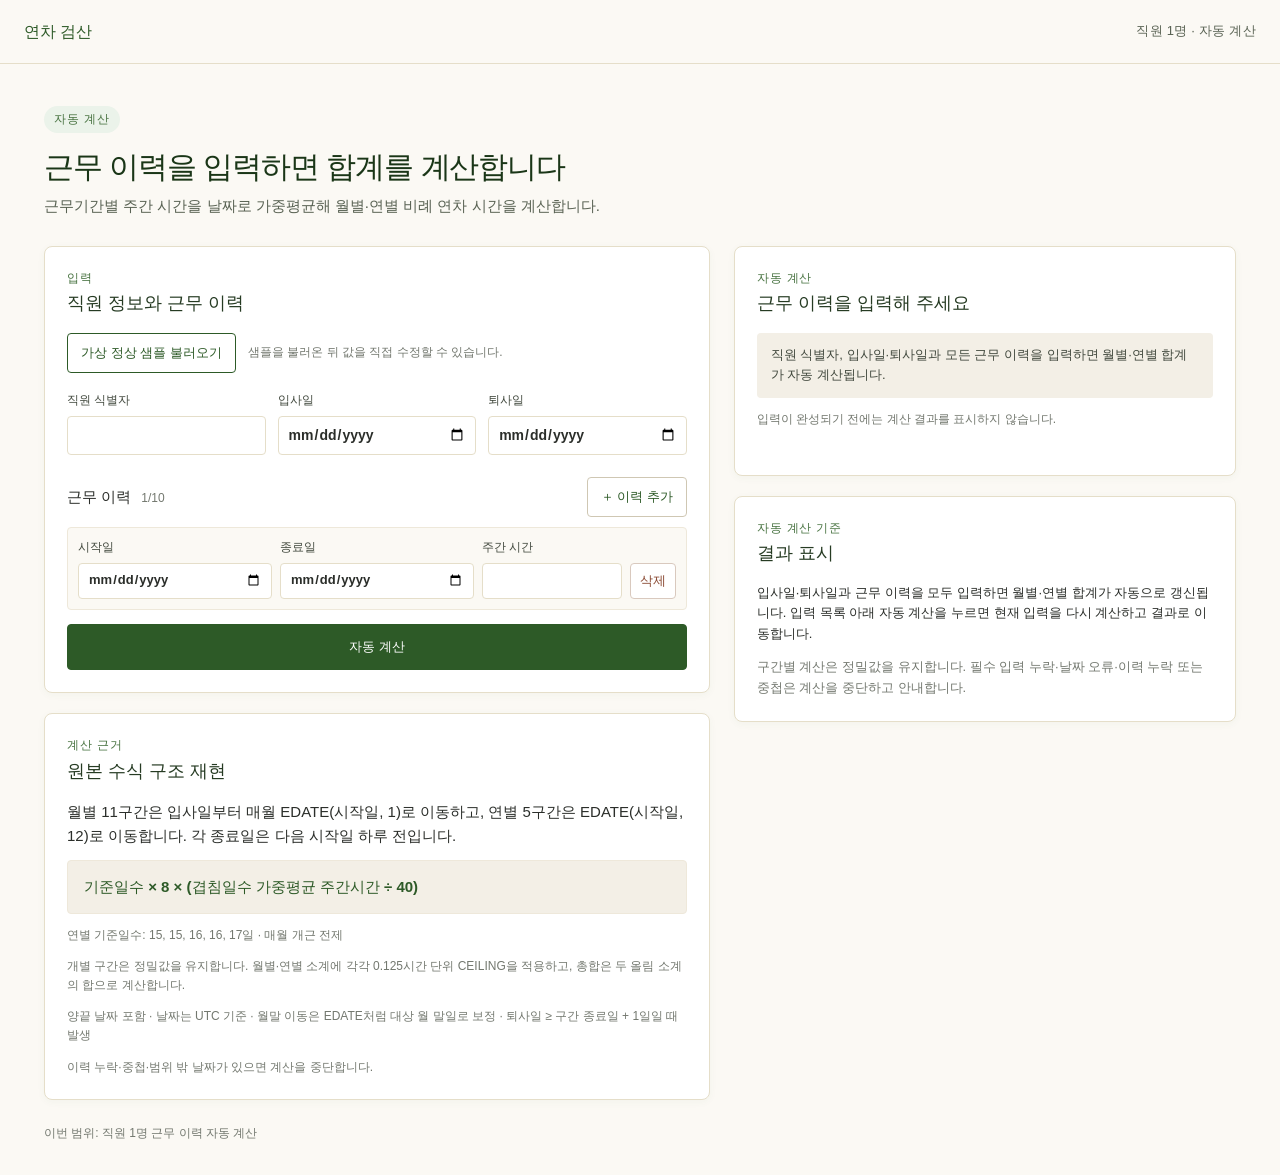
<file: index.html>
<!doctype html>
<html lang="ko">
<head>
  <meta charset="utf-8">
  <meta name="viewport" content="width=device-width, initial-scale=1">
  <meta name="theme-color" content="#FBF9F4">
  <title>근무 이력 연차 검산</title>
  <link rel="stylesheet" href="./src/styles.css">
  <script type="module" src="./src/app.mjs?v=auto-calc-2"></script>
</head>
<body><div id="app"></div></body>
</html>
</file>
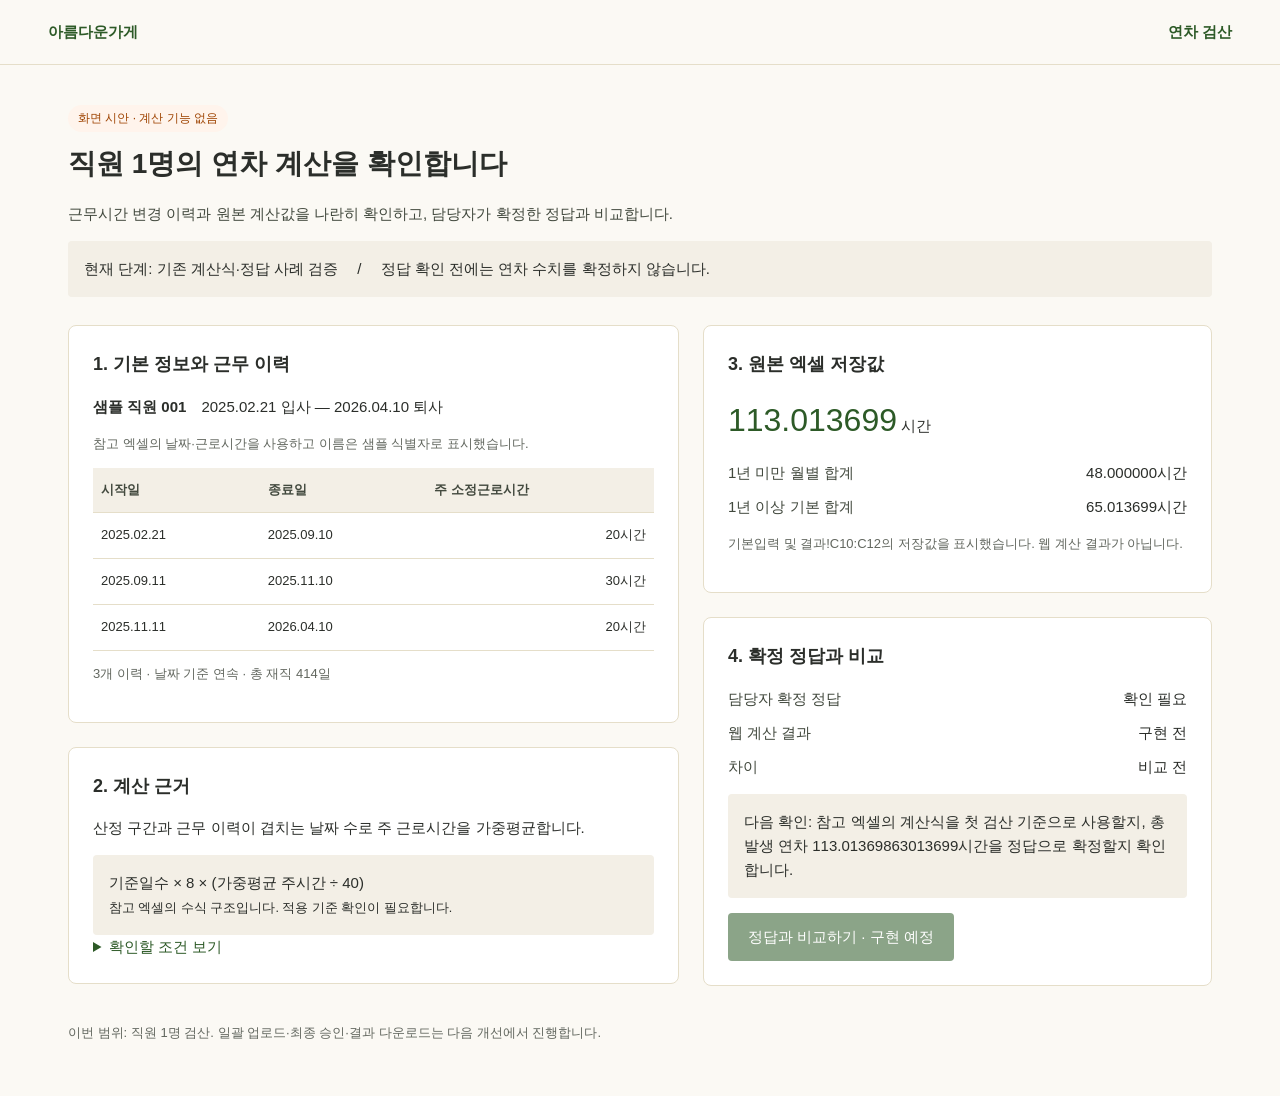
<file: design-preview/index.html>
<!doctype html><html lang="ko"><meta charset="utf-8"><meta name="viewport" content="width=device-width,initial-scale=1"><title>직원 1명 연차 검산 · 화면 시안</title><style>*{box-sizing:border-box}body{margin:0;background:#FBF9F4;color:#2B2E2A;font:15px/1.6 Manrope,'Malgun Gothic',sans-serif}header{border-bottom:1px solid #E5DEC9;padding:20px 48px;color:#2D5A27;font-weight:600}main{max-width:1240px;padding:40px 48px;margin:auto}h1{font-size:28px;margin:10px 0}h2{font-size:18px;margin:0 0 16px}.tag{display:inline-block;background:#FFF4EC;color:#9e4300;padding:4px 10px;border-radius:20px;font-size:12px}.lead{color:#42493e}.grid{display:grid;grid-template-columns:1.2fr 1fr;gap:24px;margin-top:28px}section{background:white;border:1px solid #E5DEC9;border-radius:8px;padding:24px;margin-bottom:24px}.note{background:#F3EFE6;padding:16px;border-radius:4px}table{width:100%;border-collapse:collapse;font-size:13px}th,td{padding:12px 8px;border-bottom:1px solid #E5DEC9;text-align:left}th{color:#42493e;background:#F3EFE6}td:last-child{text-align:right}dl{display:grid;grid-template-columns:1fr 1fr;gap:10px}dt{color:#42493e}dd{text-align:right;margin:0;font-variant-numeric:tabular-nums}.big{font-size:32px;color:#2D5A27;font-variant-numeric:tabular-nums}.muted{color:#62675f;font-size:13px}button{background:#2D5A27;color:white;border:0;border-radius:4px;padding:12px 20px;font:inherit;opacity:.55}summary{cursor:pointer;color:#2D5A27}a{color:#2D5A27}@media(max-width:850px){.grid{grid-template-columns:1fr}main{padding:24px 20px}header{padding:16px 20px}}</style><header>아름다운가게 <span style="float:right">연차 검산</span></header><main><span class="tag">화면 시안 · 계산 기능 없음</span><h1>직원 1명의 연차 계산을 확인합니다</h1><p class="lead">근무시간 변경 이력과 원본 계산값을 나란히 확인하고, 담당자가 확정한 정답과 비교합니다.</p><div class="note">현재 단계: 기존 계산식·정답 사례 검증　 /　 정답 확인 전에는 연차 수치를 확정하지 않습니다.</div><div class="grid"><div><section><h2>1. 기본 정보와 근무 이력</h2><p><b>샘플 직원 001</b>　2025.02.21 입사 — 2026.04.10 퇴사</p><p class="muted">참고 엑셀의 날짜·근로시간을 사용하고 이름은 샘플 식별자로 표시했습니다.</p><table><thead><tr><th>시작일</th><th>종료일</th><th>주 소정근로시간</th></tr></thead><tbody><tr><td>2025.02.21</td><td>2025.09.10</td><td>20시간</td></tr><tr><td>2025.09.11</td><td>2025.11.10</td><td>30시간</td></tr><tr><td>2025.11.11</td><td>2026.04.10</td><td>20시간</td></tr></tbody></table><p class="muted">3개 이력 · 날짜 기준 연속 · 총 재직 414일</p></section><section><h2>2. 계산 근거</h2><p>산정 구간과 근무 이력이 겹치는 날짜 수로 주 근로시간을 가중평균합니다.</p><div class="note">기준일수 × 8 × (가중평균 주시간 ÷ 40)<br><small>참고 엑셀의 수식 구조입니다. 적용 기준 확인이 필요합니다.</small></div><details><summary>확인할 조건 보기</summary><p>매월 개근 전제, 연차 발생 시점의 퇴사일 비교, 일·시간 단위, 반올림 처리, 이력 누락·중첩 처리 기준을 확인합니다.</p></details></section></div><div><section><h2>3. 원본 엑셀 저장값</h2><span class="big">113.013699</span> 시간<dl><dt>1년 미만 월별 합계</dt><dd>48.000000시간</dd><dt>1년 이상 기본 합계</dt><dd>65.013699시간</dd></dl><p class="muted">기본입력 및 결과!C10:C12의 저장값을 표시했습니다. 웹 계산 결과가 아닙니다.</p></section><section><h2>4. 확정 정답과 비교</h2><dl><dt>담당자 확정 정답</dt><dd>확인 필요</dd><dt>웹 계산 결과</dt><dd>구현 전</dd><dt>차이</dt><dd>비교 전</dd></dl><p class="note">다음 확인: 참고 엑셀의 계산식을 첫 검산 기준으로 사용할지, 총 발생 연차 113.01369863013699시간을 정답으로 확정할지 확인합니다.</p><button disabled>정답과 비교하기 · 구현 예정</button></section></div></div><p class="muted">이번 범위: 직원 1명 검산. 일괄 업로드·최종 승인·결과 다운로드는 다음 개선에서 진행합니다.</p></main></html>
</file>
<file: src/styles.css>
:root{font-family:Manrope,"Malgun Gothic","맑은 고딕",Arial,sans-serif;color:#2B2E2A;background:#FBF9F4;font-synthesis:none;font-size:15px;line-height:1.6;font-weight:400}*{box-sizing:border-box}body{margin:0;min-width:320px}.topbar{height:64px;padding:0 max(24px,calc((100vw - 1240px)/2));display:flex;align-items:center;justify-content:space-between;border-bottom:1px solid #E5DEC9;color:#596253;font-size:13px}.brand{font-weight:700;color:#2D5A27;font-size:16px}.topbar span{letter-spacing:.02em}main{max-width:1240px;margin:0 auto;padding:42px 24px 32px}.intro{max-width:760px;margin-bottom:28px}.tag,.section-kicker{font-size:12px;font-weight:700;letter-spacing:.07em;text-transform:uppercase;color:#487341}.tag{display:inline-block;background:#EBF3EA;padding:4px 10px;border-radius:999px}.intro h1{font-size:30px;line-height:1.3;letter-spacing:-.035em;font-weight:600;margin:14px 0 8px;color:#1A3617}.intro p{margin:0;color:#596253}.layout{display:grid;grid-template-columns:minmax(0,1.14fr) minmax(380px,.86fr);gap:24px;align-items:start}.left-column,.right-column{display:grid;gap:20px;min-width:0}.card{min-width:0;background:#fff;border:1px solid #E5DEC9;border-radius:8px;padding:22px;box-shadow:0 2px 8px rgba(45,90,39,.04)}h2{font-size:18px;line-height:1.4;margin:3px 0 16px;font-weight:650;color:#263b23}h3{font-size:15px;margin:0;font-weight:650}p{margin:0 0 12px}.muted{color:#73786f;font-size:12px}.actions{display:flex;align-items:center;gap:12px;margin:0 0 18px}button{font:inherit;font-size:13px;font-weight:650;border-radius:4px;padding:9px 13px;cursor:pointer;transition:background .15s,border-color .15s}button:focus-visible,input:focus-visible,summary:focus-visible{outline:2px solid #487341;outline-offset:2px}.secondary{border:1px solid #2D5A27;background:#fff;color:#2D5A27}.secondary:hover,.ghost:hover{background:#f0f5ee}.primary{border:1px solid #2D5A27;background:#2D5A27;color:#fff}.primary:hover{background:#1A3617}.ghost{border:1px solid #CFC7B3;background:white;color:#2D5A27}.ghost:disabled,button:disabled{opacity:.55;cursor:not-allowed}form label{display:grid;gap:5px;font-size:12px;font-weight:600;color:#42493e}.form-grid{display:grid;grid-template-columns:repeat(3,minmax(0,1fr));gap:12px}.form-grid.three{grid-template-columns:repeat(3,minmax(0,1fr))}input{width:100%;height:39px;padding:7px 9px;border:1px solid #E5DEC9;border-radius:4px;background:#fff;color:#2B2E2A;font:inherit;font-size:14px;min-width:0}input:focus{border-color:#2D5A27}.history-heading{display:flex;justify-content:space-between;align-items:center;margin:22px 0 10px}.history-heading h3 span,.expected-block h3 span{font-size:12px;font-weight:500;color:#73786f;margin-left:6px}.history-list{display:grid;gap:9px}.history-row{display:grid;grid-template-columns:1fr 1fr .72fr auto;gap:8px;align-items:end;padding:10px;background:#FBF9F4;border:1px solid #eee8da;border-radius:4px}.history-row label{min-width:0}.history-row input{height:36px;font-size:13px}.remove-row{border:1px solid #d9c9be;background:#fff;color:#8a4932;padding:7px 9px;height:36px}.expected-block{margin-top:22px;padding-top:17px;border-top:1px solid #eee8da}.expected-block h3{margin-bottom:11px}.calculate-button{width:100%;margin-top:14px;padding:12px}.formula{background:#F3EFE6;border:1px solid #eee8da;border-radius:4px;padding:14px 16px;margin:12px 0;font-weight:650;color:#2D5A27}.rationale p:last-child{margin-bottom:0}.result-card{min-height:230px}.status-note{padding:12px 14px;background:#F3EFE6;border-radius:4px;color:#42493e;font-size:13px}.total{font-size:clamp(28px,8vw,38px);max-width:100%;overflow-wrap:anywhere;color:#2D5A27;line-height:1.15;margin:10px 0 5px;font-variant-numeric:tabular-nums;letter-spacing:-.03em}.total small{font-size:15px;letter-spacing:0;font-weight:500}.match{display:inline-block;padding:4px 10px;border-radius:999px;font-size:12px;font-weight:700}.match.yes{background:#EBF3EA;color:#2D5A27}.match.no{background:#FFF4EC;color:#9e4300}.result-card>.muted{margin:12px 0}.compare-list{border-top:1px solid #eee8da;margin-top:16px}.compare-line{display:grid;grid-template-columns:minmax(0,1fr) auto;gap:3px 12px;padding:11px 0;border-bottom:1px solid #eee8da;align-items:center;font-size:13px}.compare-line strong{font-variant-numeric:tabular-nums;color:#263b23}.compare-line>span:last-of-type{grid-column:1/-1;color:#73786f;font-size:12px;font-variant-numeric:tabular-nums;overflow-wrap:anywhere}.compare-line details{grid-column:1/-1;font-size:11px;color:#73786f;min-width:0}.compare-line summary,.breakdown summary{cursor:pointer;color:#2D5A27;font-weight:600}.compare-line code{display:block;white-space:normal;overflow-wrap:anywhere;margin-top:5px}.breakdown{margin-top:17px;min-width:0}.breakdown>summary{padding:10px 0}.table-wrap{min-width:0;max-width:100%;overflow-x:auto;overscroll-behavior-inline:contain;margin-top:12px}.table-wrap h3{margin:4px 0 8px}.table-wrap table{border-collapse:collapse;width:100%;min-width:620px;font-size:11px;font-variant-numeric:tabular-nums}.table-wrap th,.table-wrap td{padding:8px 7px;border-bottom:1px solid #eee8da;text-align:right;white-space:nowrap}.table-wrap th{background:#F3EFE6;color:#42493e;font-weight:650}.table-wrap th:nth-child(2),.table-wrap td:nth-child(2){text-align:left}.table-wrap tfoot th{color:#2D5A27}.errors{padding-left:20px;color:#8c322d;font-size:13px}.errors li+li{margin-top:5px}.reference p{font-size:13px}.reference p:last-child{margin-bottom:0}footer{padding:24px 0 0;color:#73786f;font-size:12px}@media(max-width:900px){.layout{grid-template-columns:minmax(0,1fr)}.form-grid{grid-template-columns:repeat(3,minmax(0,1fr))}}@media(max-width:620px){main{padding:26px 20px}.topbar{padding:0 16px}.intro h1{font-size:25px}.card{padding:18px}.history-row{grid-template-columns:minmax(0,1fr) minmax(0,1fr);gap:8px}.remove-row{grid-column:2;justify-self:end;width:auto}.form-grid,.form-grid.three{grid-template-columns:repeat(2,minmax(0,1fr))}.actions{align-items:flex-start;flex-direction:column}.compare-line{grid-template-columns:minmax(0,1fr) auto}}
</file>
